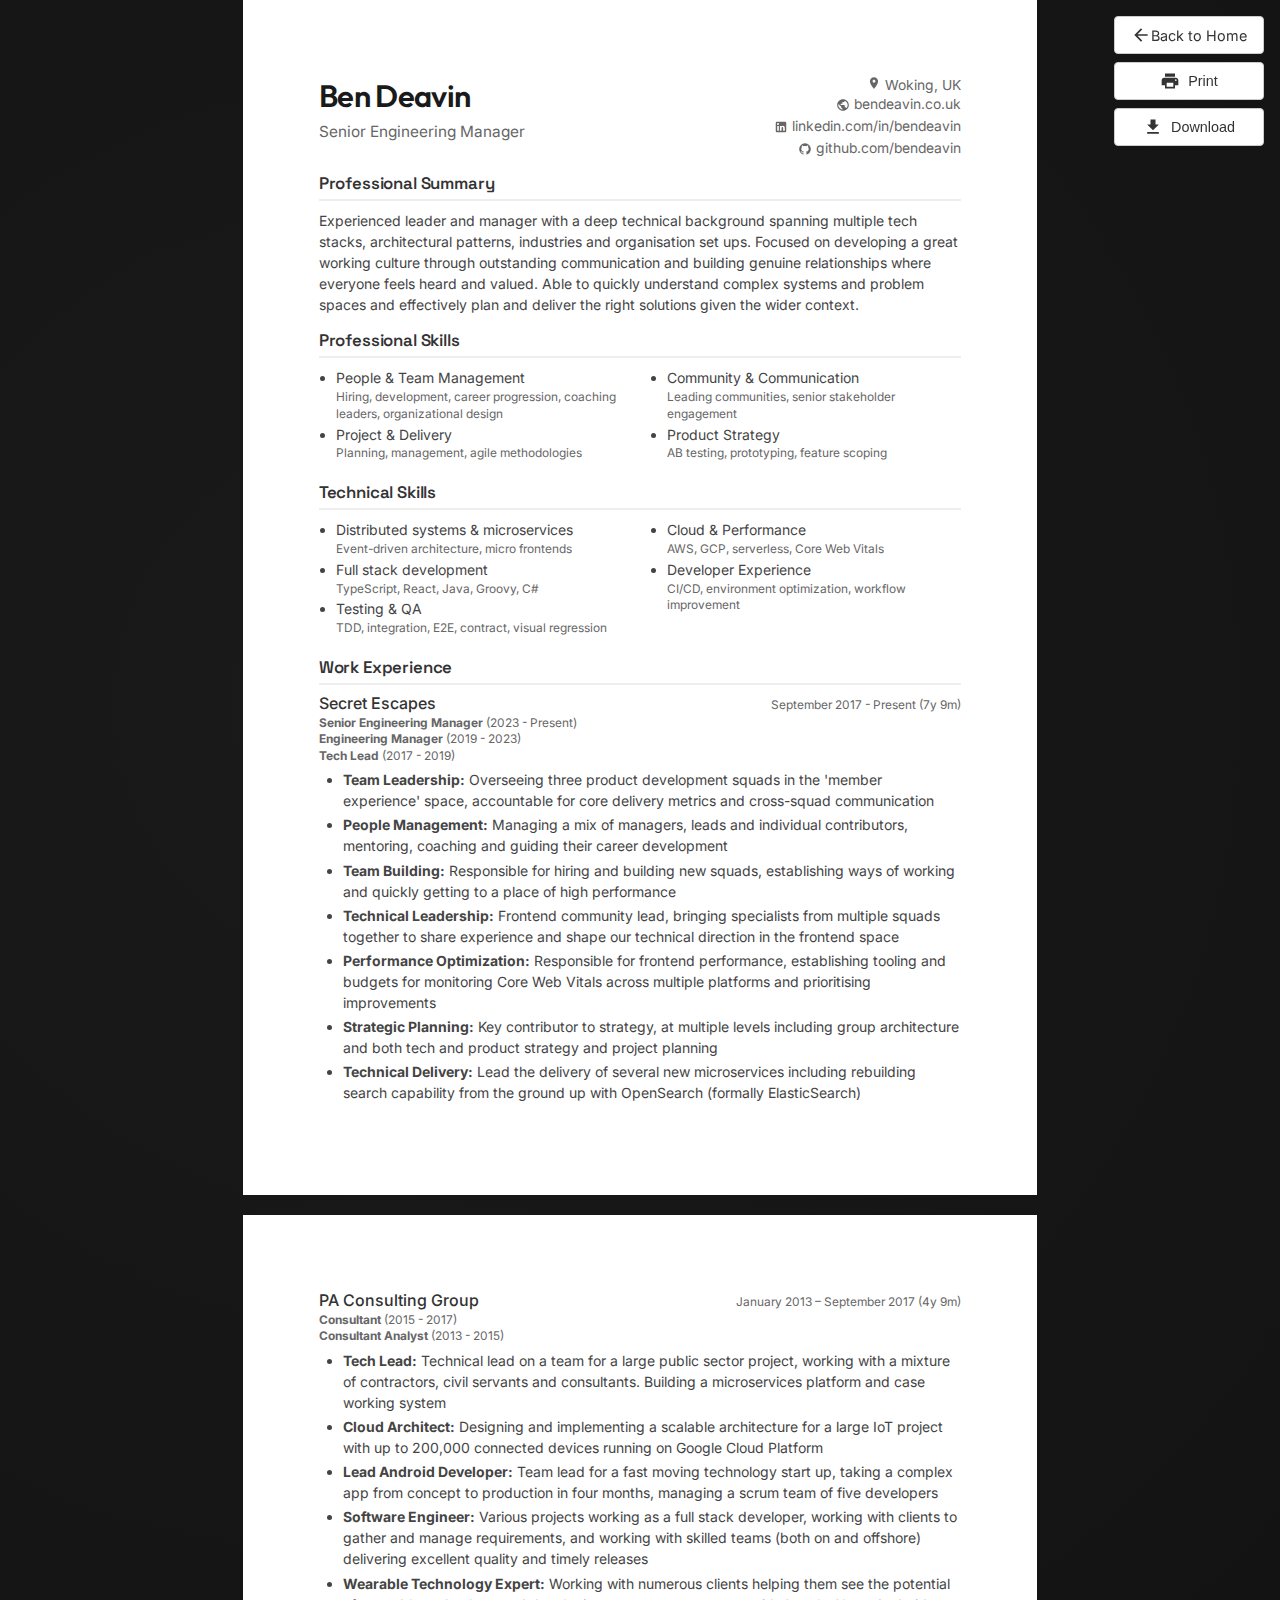
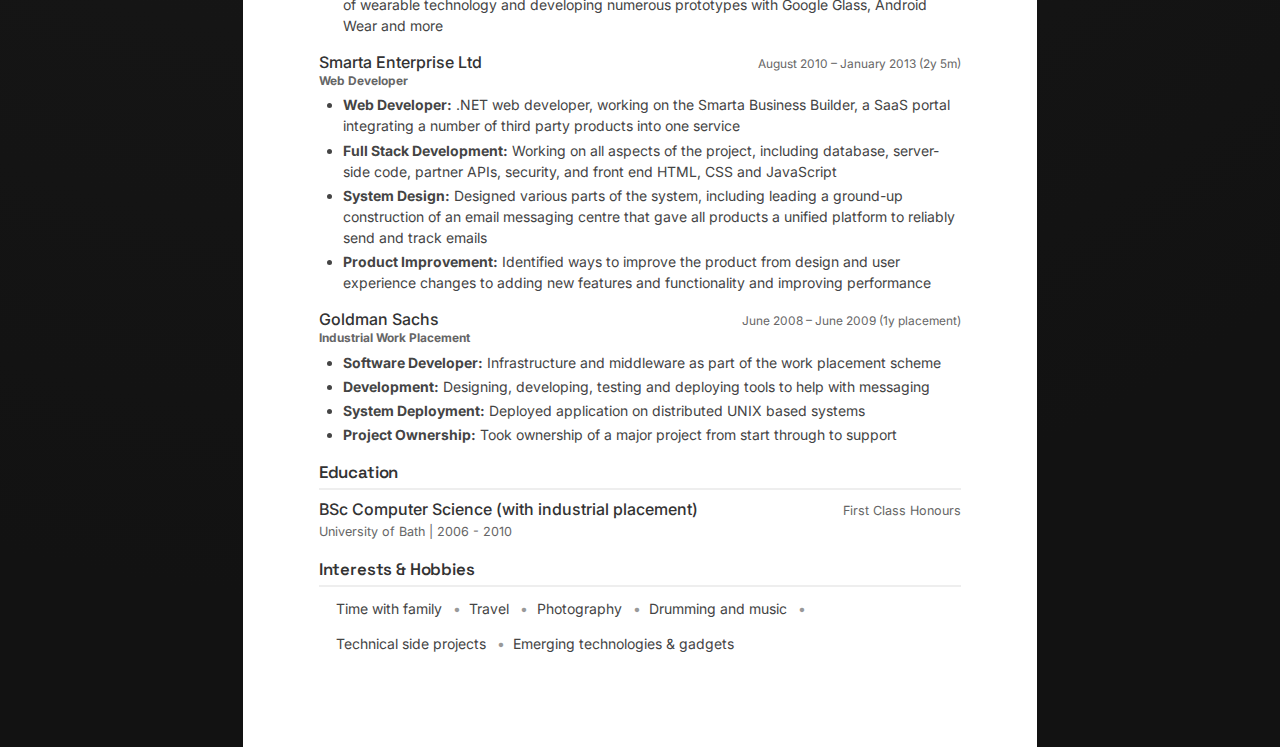
<file: cv.html>
<!DOCTYPE html>
<html lang="en">
  <head>
    <meta charset="UTF-8" />
    <meta name="viewport" content="width=device-width, initial-scale=1.0" />
    <title>Ben Deavin - CV</title>
    <meta
      name="description"
      content="CV of Ben Deavin, Senior Software Engineering Manager"
    />
    <meta name="author" content="Ben Deavin" />
    <link rel="icon" type="image/svg+xml" href="/favicon.svg" />
    <link rel="apple-touch-icon" href="/favicon.svg" />
    <link rel="stylesheet" href="/styles/cv.css" />
  </head>
  <body>
    <nav class="action-buttons no-print">
      <a href="/" class="back-link no-print">
        <svg viewBox="0 0 24 24" class="button-icon">
          <path
            d="M20 11H7.83l5.59-5.59L12 4l-8 8 8 8 1.41-1.41L7.83 13H20v-2z"
          />
        </svg>
        <span>Back to Home</span>
      </a>
      <button onclick="window.print()" class="action-button">
        <svg viewBox="0 0 24 24" class="button-icon">
          <path
            d="M19 8H5c-1.66 0-3 1.34-3 3v6h4v4h12v-4h4v-6c0-1.66-1.34-3-3-3zm-3 11H8v-5h8v5zm3-7c-.55 0-1-.45-1-1s.45-1 1-1 1 .45 1 1-.45 1-1 1zm-1-9H6v4h12V3z"
          />
        </svg>
        <span>Print</span>
      </button>
      <button onclick="downloadCV()" class="action-button">
        <svg viewBox="0 0 24 24" class="button-icon">
          <path d="M19 9h-4V3H9v6H5l7 7 7-7zM5 18v2h14v-2H5z" />
        </svg>
        <span>Download</span>
      </button>
    </nav>

    <main class="cv-container">
      <!-- Page 1 -->
      <article class="cv-page">
        <header class="cv-header">
          <div class="cv-header-left">
            <h1>Ben Deavin</h1>
            <p>Senior Engineering Manager</p>
          </div>
          <div class="cv-header-right">
            <p>
              <span>
                <svg viewBox="0 0 24 24">
                  <path
                    d="M12 2C8.13 2 5 5.13 5 9c0 5.25 7 13 7 13s7-7.75 7-13c0-3.87-3.13-7-7-7zm0 9.5c-1.38 0-2.5-1.12-2.5-2.5s1.12-2.5 2.5-2.5 2.5 1.12 2.5 2.5-1.12 2.5-2.5 2.5z"
                  />
                </svg>
                Woking, UK
              </span>
            </p>
            <p>
              <a href="https://bendeavin.co.uk">
                <svg viewBox="0 0 24 24">
                  <path
                    d="M12 2C6.48 2 2 6.48 2 12s4.48 10 10 10 10-4.48 10-10S17.52 2 12 2zm-1 17.93c-3.95-.49-7-3.85-7-7.93 0-.62.08-1.21.21-1.79L9 15v1c0 1.1.9 2 2 2v1.93zm6.9-2.54c-.26-.81-1-1.39-1.9-1.39h-1v-3c0-.55-.45-1-1-1H8v-2h2c.55 0 1-.45 1-1V7h2c1.1 0 2-.9 2-2v-.41c2.93 1.19 5 4.06 5 7.41 0 2.08-.8 3.97-2.1 5.39z"
                  />
                </svg>
                bendeavin.co.uk
              </a>
            </p>
            <p>
              <a href="https://www.linkedin.com/in/bendeavin/">
                <svg viewBox="0 0 24 24">
                  <path
                    d="M19 3a2 2 0 0 1 2 2v14a2 2 0 0 1-2 2H5a2 2 0 0 1-2-2V5a2 2 0 0 1 2-2h14m-.5 15.5v-5.3a3.26 3.26 0 0 0-3.26-3.26c-.85 0-1.84.52-2.32 1.3v-1.11h-2.79v8.37h2.79v-4.93c0-.77.62-1.4 1.39-1.4a1.4 1.4 0 0 1 1.4 1.4v4.93h2.79M6.88 8.56a1.68 1.68 0 0 0 1.68-1.68c0-.93-.75-1.69-1.68-1.69a1.69 1.69 0 0 0-1.69 1.69c0 .93.76 1.68 1.69 1.68m1.39 9.94v-8.37H5.5v8.37h2.77z"
                  />
                </svg>
                linkedin.com/in/bendeavin
              </a>
            </p>
            <p>
              <a href="https://github.com/bendeavin">
                <svg viewBox="0 0 24 24">
                  <path
                    d="M12 2A10 10 0 0 0 2 12c0 4.42 2.87 8.17 6.84 9.5.5.08.66-.23.66-.5v-1.69c-2.77.6-3.36-1.34-3.36-1.34-.46-1.16-1.11-1.47-1.11-1.47-.91-.62.07-.6.07-.6 1 .07 1.53 1.03 1.53 1.03.87 1.52 2.34 1.07 2.91.83.09-.65.35-1.09.63-1.34-2.22-.25-4.55-1.11-4.55-4.92 0-1.11.38-2 1.03-2.71-.1-.25-.45-1.29.1-2.64 0 0 .84-.27 2.75 1.02.79-.22 1.65-.33 2.5-.33.85 0 1.71.11 2.5.33 1.91-1.29 2.75-1.02 2.75-1.02.55 1.35.2 2.39.1 2.64.65.71 1.03 1.6 1.03 2.71 0 3.82-2.34 4.66-4.57 4.91.36.31.69.92.69 1.85V21c0 .27.16.59.67.5C19.14 20.16 22 16.42 22 12A10 10 0 0 0 12 2z"
                  />
                </svg>
                github.com/bendeavin
              </a>
            </p>
          </div>
        </header>

        <section class="cv-section">
          <h2>Professional Summary</h2>
          <p>
            Experienced leader and manager with a deep technical background
            spanning multiple tech stacks, architectural patterns, industries
            and organisation set ups. Focused on developing a great working
            culture through outstanding communication and building genuine
            relationships where everyone feels heard and valued. Able to quickly
            understand complex systems and problem spaces and effectively plan
            and deliver the right solutions given the wider context.
          </p>
        </section>

        <section class="cv-section">
          <h2>Professional Skills</h2>
          <div class="skills-grid">
            <div class="skill-category">
              <ul class="skill-list">
                <li>
                  People & Team Management
                  <span class="skill-detail"
                    >Hiring, development, career progression, coaching leaders,
                    organizational design</span
                  >
                </li>
                <li>
                  Project & Delivery
                  <span class="skill-detail"
                    >Planning, management, agile methodologies</span
                  >
                </li>
              </ul>
            </div>
            <div class="skill-category">
              <ul class="skill-list">
                <li>
                  Community & Communication
                  <span class="skill-detail"
                    >Leading communities, senior stakeholder engagement</span
                  >
                </li>
                <li>
                  Product Strategy
                  <span class="skill-detail"
                    >AB testing, prototyping, feature scoping</span
                  >
                </li>
              </ul>
            </div>
          </div>
        </section>

        <section class="cv-section">
          <h2>Technical Skills</h2>
          <div class="skills-grid">
            <div class="skill-category">
              <ul class="skill-list">
                <li>
                  Distributed systems & microservices
                  <span class="skill-detail"
                    >Event-driven architecture, micro frontends</span
                  >
                </li>
                <li>
                  Full stack development
                  <span class="skill-detail"
                    >TypeScript, React, Java, Groovy, C#</span
                  >
                </li>
                <li>
                  Testing & QA
                  <span class="skill-detail"
                    >TDD, integration, E2E, contract, visual regression</span
                  >
                </li>
              </ul>
            </div>
            <div class="skill-category">
              <ul class="skill-list">
                <li>
                  Cloud & Performance
                  <span class="skill-detail"
                    >AWS, GCP, serverless, Core Web Vitals</span
                  >
                </li>
                <li>
                  Developer Experience
                  <span class="skill-detail"
                    >CI/CD, environment optimization, workflow improvement</span
                  >
                </li>
              </ul>
            </div>
          </div>
        </section>

        <section class="cv-section">
          <h2>Work Experience</h2>

          <article class="cv-item">
            <div class="company-header">
              <h3>Secret Escapes</h3>
              <time class="company-duration"
                >September 2017 - Present (7y 9m)</time
              >
            </div>
            <div class="role-progression">
              <span
                ><strong>Senior Engineering Manager</strong> (2023 -
                Present)</span
              >
              <span><strong>Engineering Manager</strong> (2019 - 2023)</span>
              <span><strong>Tech Lead</strong> (2017 - 2019)</span>
            </div>
            <ul>
              <li>
                <strong>Team Leadership:</strong> Overseeing three product
                development squads in the 'member experience' space, accountable
                for core delivery metrics and cross-squad communication
              </li>
              <li>
                <strong>People Management:</strong> Managing a mix of managers,
                leads and individual contributors, mentoring, coaching and
                guiding their career development
              </li>
              <li>
                <strong>Team Building:</strong> Responsible for hiring and
                building new squads, establishing ways of working and quickly
                getting to a place of high performance
              </li>
              <li>
                <strong>Technical Leadership:</strong> Frontend community lead,
                bringing specialists from multiple squads together to share
                experience and shape our technical direction in the frontend
                space
              </li>
              <li>
                <strong>Performance Optimization:</strong> Responsible for
                frontend performance, establishing tooling and budgets for
                monitoring Core Web Vitals across multiple platforms and
                prioritising improvements
              </li>
              <li>
                <strong>Strategic Planning:</strong> Key contributor to
                strategy, at multiple levels including group architecture and
                both tech and product strategy and project planning
              </li>
              <li>
                <strong>Technical Delivery:</strong> Lead the delivery of
                several new microservices including rebuilding search capability
                from the ground up with OpenSearch (formally ElasticSearch)
              </li>
            </ul>
          </article>
        </section>
      </article>

      <!-- Page 2 -->
      <article class="cv-page">
        <section class="cv-section">
          <article class="cv-item">
            <div class="company-header">
              <h3>PA Consulting Group</h3>
              <time class="company-duration"
                >January 2013 – September 2017 (4y 9m)</time
              >
            </div>
            <div class="role-progression">
              <span><strong>Consultant</strong> (2015 - 2017)</span>
              <span><strong>Consultant Analyst</strong> (2013 - 2015)</span>
            </div>
            <ul>
              <li>
                <strong>Tech Lead:</strong> Technical lead on a team for a large
                public sector project, working with a mixture of contractors,
                civil servants and consultants. Building a microservices
                platform and case working system
              </li>
              <li>
                <strong>Cloud Architect:</strong> Designing and implementing a
                scalable architecture for a large IoT project with up to 200,000
                connected devices running on Google Cloud Platform
              </li>
              <li>
                <strong>Lead Android Developer:</strong> Team lead for a fast
                moving technology start up, taking a complex app from concept to
                production in four months, managing a scrum team of five
                developers
              </li>
              <li>
                <strong>Software Engineer:</strong> Various projects working as
                a full stack developer, working with clients to gather and
                manage requirements, and working with skilled teams (both on and
                offshore) delivering excellent quality and timely releases
              </li>
              <li>
                <strong>Wearable Technology Expert:</strong> Working with
                numerous clients helping them see the potential of wearable
                technology and developing numerous prototypes with Google Glass,
                Android Wear and more
              </li>
            </ul>
          </article>

          <article class="cv-item">
            <div class="company-header">
              <h3>Smarta Enterprise Ltd</h3>
              <time class="company-duration"
                >August 2010 – January 2013 (2y 5m)</time
              >
            </div>
            <div class="role-progression">
              <span><strong>Web Developer</strong></span>
            </div>
            <ul>
              <li>
                <strong>Web Developer:</strong> .NET web developer, working on
                the Smarta Business Builder, a SaaS portal integrating a number
                of third party products into one service
              </li>
              <li>
                <strong>Full Stack Development:</strong> Working on all aspects
                of the project, including database, server-side code, partner
                APIs, security, and front end HTML, CSS and JavaScript
              </li>
              <li>
                <strong>System Design:</strong> Designed various parts of the
                system, including leading a ground-up construction of an email
                messaging centre that gave all products a unified platform to
                reliably send and track emails
              </li>
              <li>
                <strong>Product Improvement:</strong> Identified ways to improve
                the product from design and user experience changes to adding
                new features and functionality and improving performance
              </li>
            </ul>
          </article>

          <article class="cv-item">
            <div class="company-header">
              <h3>Goldman Sachs</h3>
              <time class="company-duration"
                >June 2008 – June 2009 (1y placement)</time
              >
            </div>
            <div class="role-progression">
              <span><strong>Industrial Work Placement</strong></span>
            </div>
            <ul>
              <li>
                <strong>Software Developer:</strong> Infrastructure and
                middleware as part of the work placement scheme
              </li>
              <li>
                <strong>Development:</strong> Designing, developing, testing and
                deploying tools to help with messaging
              </li>
              <li>
                <strong>System Deployment:</strong> Deployed application on
                distributed UNIX based systems
              </li>
              <li>
                <strong>Project Ownership:</strong> Took ownership of a major
                project from start through to support
              </li>
            </ul>
          </article>
        </section>

        <section class="cv-section">
          <h2>Education</h2>
          <article class="cv-item">
            <div class="degree-header">
              <h3>BSc Computer Science (with industrial placement)</h3>
              <p class="text-right">First Class Honours</p>
            </div>
            <p class="date">University of Bath | 2006 - 2010</p>
          </article>
        </section>

        <section class="cv-section">
          <h2>Interests & Hobbies</h2>
          <ul class="interests-list">
            <li>Time with family</li>
            <li>Travel</li>
            <li>Photography</li>
            <li>Drumming and music</li>
            <li>Technical side projects</li>
            <li>Emerging technologies & gadgets</li>
          </ul>
        </section>
      </article>
    </main>
    <script>
      function downloadCV() {
        const link = document.createElement("a");
        link.href = "files/cv.pdf";
        link.download = "Ben_Deavin-Senior_Engineering_Manager_CV.pdf";
        document.body.appendChild(link);
        link.click();
        document.body.removeChild(link);
      }
    </script>
  </body>
</html>
</file>
<file: styles/cv.css>
@import url("https://fonts.googleapis.com/css2?family=Space+Grotesk:wght@400;500;600&family=Inter:wght@400;500;600&family=Outfit:wght@500;600&display=swap");

@page {
  size: A4;
  margin: 0;
}

body {
  margin: 0;
  padding: 0;
  background: radial-gradient(circle at 30% 30%, #1a1a1a, #121212 80%);
  color: #1a1a1a;
  font-size: 14px;
  font-family: "Inter", sans-serif;
}

.cv-page {
  width: 210mm;
  min-height: 297mm;
  padding: 20mm;
  margin: 0 auto 20px;
  background: white;
  box-shadow: 0 2px 4px rgba(0, 0, 0, 0.05);
  box-sizing: border-box;
}

.cv-page:last-child {
  margin-bottom: 0;
}

@media print {
  body {
    background: none;
  }

  .cv-page {
    margin: 0;
    box-shadow: none;
    page-break-after: always;
    padding: 8mm 20mm;
  }

  .cv-page:last-child {
    page-break-after: avoid;
  }

  .no-print {
    display: none;
  }
}

.cv-header {
  display: flex;
  justify-content: space-between;
  align-items: flex-start;
  margin-bottom: 0.8em;
  gap: 2em;
}

.cv-header-left {
  flex: 1;
}

.cv-header-right {
  text-align: right;
  color: #666;
  font-size: 0.9em;
}

.cv-header-right a {
  color: #666;
  text-decoration: none;
  display: inline-flex;
  align-items: center;
  gap: 0.3em;
  transition: color 0.2s ease;
}

.cv-header-right a:hover {
  color: #000;
}

.cv-header-right svg {
  width: 14px;
  height: 14px;
  fill: currentColor;
}

.cv-header h1 {
  margin: 0 0 0.2em 0;
  font-size: 2.2em;
  font-family: "Outfit", sans-serif;
  font-weight: 600;
  letter-spacing: -0.02em;
}

.cv-header p {
  margin: 0;
  line-height: 1.4;
  font-size: 1.1em;
  color: #666;
}

.cv-section {
  margin-bottom: 1em;
}

.cv-section h2 {
  font-size: 1.2em;
  margin: 0 0 0.5em 0;
  padding-bottom: 0.3em;
  border-bottom: 2px solid #eee;
  color: #333;
  font-weight: 600;
  font-family: "Space Grotesk", sans-serif;
  letter-spacing: -0.01em;
}

.cv-section p {
  margin: 0.2em 0;
  line-height: 1.5;
  color: #444;
}

.cv-section ul {
  margin: 0.2em 0;
  padding-left: 1.2em;
}

.cv-section li {
  margin: 0.2em 0;
  line-height: 1.5;
  color: #444;
}

.cv-item {
  margin-bottom: 1rem;
}

.cv-item h3 {
  margin: 0;
  font-size: 1rem;
  color: #333;
  font-weight: 500;
}

.degree-header {
  display: flex;
  justify-content: space-between;
  align-items: baseline;
  margin-bottom: 0.2em;
}

.degree-header h3 {
  margin: 0;
}

.degree-header .text-right {
  margin: 0;
  color: #666;
  font-size: 0.9em;
}

.cv-item .date {
  color: #666;
  font-size: 0.9em;
}

.cv-item ul {
  margin: 0.4rem 0;
  padding-left: 1.5rem;
}

.cv-item li {
  margin-bottom: 0.2rem;
  line-height: 1.5;
}

.skills-grid {
  display: grid;
  grid-template-columns: repeat(2, 1fr);
  gap: 1.5em;
  margin: 0.2em 0;
}

.skill-category {
  margin-bottom: 0.2em;
}

.skill-category h3 {
  font-size: 0.85em;
  margin: 0 0 0.3em 0;
  color: #555;
  font-weight: 500;
  text-transform: uppercase;
  letter-spacing: 0.02em;
}

.skill-category ul {
  margin: 0;
  padding-left: 1.2em;
}

.skill-category li {
  margin: 0.15em 0;
  line-height: 1.4;
}

.skill-detail {
  display: block;
  font-size: 0.85em;
  color: #666;
  margin-top: 0.1em;
}

.back-link {
  display: inline-flex;
  align-items: center;
  justify-content: center;
  padding: 0.5rem 1rem;
  text-decoration: none;
  color: #333;
  background: white;
  border: 1px solid #ccc;
  border-radius: 4px;
  font-size: 0.9rem;
  transition: all 0.2s ease;
}

.back-link:hover {
  background: #f5f5f5;
  border-color: #999;
}

.role-progression {
  font-size: 0.85em;
  color: #666;
  margin: 0.1em 0 0.3em 0;
}

.role-progression span {
  display: block;
  margin-bottom: 0.1rem;
}

.company-header {
  display: flex;
  justify-content: space-between;
  align-items: baseline;
  margin-bottom: 0.1em;
}

.company-header h3 {
  margin: 0;
  font-size: 1rem;
  color: #333;
  font-weight: 500;
}

.company-duration {
  color: #666;
  font-size: 0.85em;
}

.interests-list {
  list-style: none;
  padding: 0;
  margin: 0.2em 0;
  display: flex;
  flex-wrap: wrap;
  gap: 0.6em;
  color: #666;
}

.interests-list li {
  display: inline;
}

.interests-list li:not(:last-child)::after {
  content: "•";
  margin-left: 0.8em;
  color: #999;
}

.text-right {
  text-align: right;
}

nav {
  position: fixed;
  top: 0;
  right: 0;
  padding: 1rem;
  z-index: 1000;
  display: flex;
  gap: 0.5rem;
}

@media (max-width: 1600px) {
  nav {
    flex-direction: column;
  }
}

@media (max-width: 1100px) {
  nav {
    flex-direction: row;
  }

  .action-button span,
  .back-link span {
    display: none;
  }

  .action-button,
  .back-link {
    padding: 0.5rem;
  }

  .button-icon {
    margin: 0;
  }
}

.action-buttons {
  display: flex;
  gap: 0.5rem;
}

.action-button {
  display: inline-flex;
  align-items: center;
  justify-content: center;
  gap: 0.5rem;
  padding: 0.5rem 1rem;
  border: 1px solid #ccc;
  border-radius: 4px;
  background: white;
  cursor: pointer;
  font-size: 0.9rem;
  transition: all 0.2s ease;
  text-decoration: none;
  color: #333;
}

.action-button:hover {
  background: #f5f5f5;
  border-color: #999;
}

.button-icon {
  width: 20px;
  height: 20px;
  fill: currentColor;
}

@media print {
  nav,
  .no-print {
    display: none !important;
  }
}
</file>
